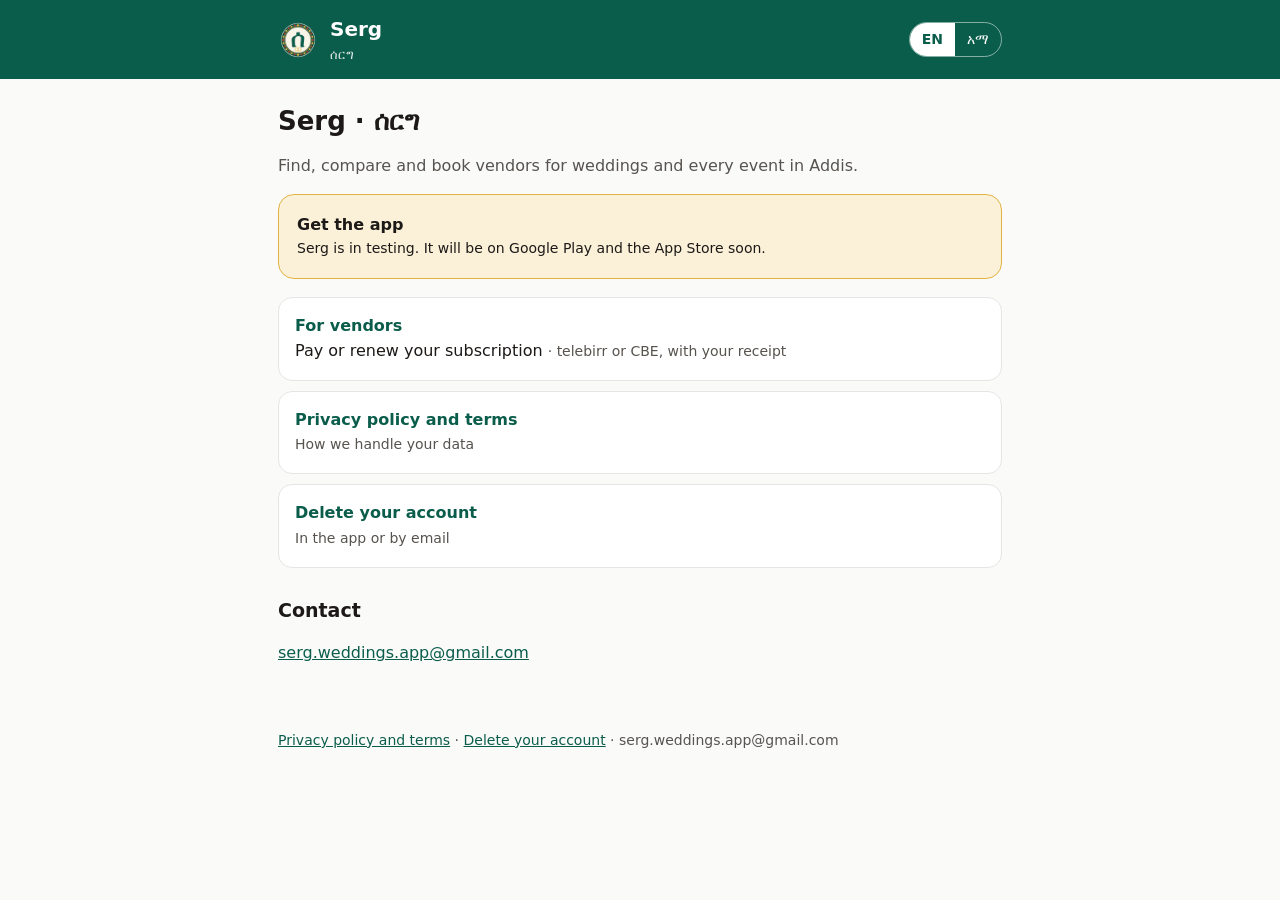
<file: index.html>
<!DOCTYPE html>
<html lang="en">
<head>
<meta charset="utf-8">
<meta name="viewport" content="width=device-width, initial-scale=1">
<title>Serg – Wedding &amp; event vendors in Addis Ababa</title>
<link rel="icon" href="favicon.png">
<link rel="stylesheet" href="style.css">
<meta name="description" content="Find, compare and book vendors for weddings and every event in Addis Ababa.">
</head>
<body>
<header class="top"><div class="in">
  <a class="home" href="./"><img src="logo.png" alt=""><span class="brand">Serg <small>ሰርግ</small></span></a>
  <div class="lang" role="group" aria-label="Language"><button type="button" data-lang="en">EN</button><button type="button" data-lang="am">አማ</button></div>
</div></header><main>
<h1>Serg · ሰርግ</h1>
<p class="muted" data-t="Find, compare and book vendors for weddings and every event in Addis.">Find, compare and book vendors for weddings and every event in Addis.</p>
<div class="card gold"><b data-t="Get the app">Get the app</b><div class="small" data-t="Serg is in testing. It will be on Google Play and the App Store soon.">Serg is in testing. It will be on Google Play and the App Store soon.</div></div>
<div class="links">
<a href="pay.html"><b data-t="For vendors">For vendors</b><br><span data-t="Pay or renew your subscription">Pay or renew your subscription</span> <span class="small muted">· <span data-t="telebirr or CBE, with your receipt">telebirr or CBE, with your receipt</span></span></a>
<a href="privacy.html"><b data-t="Privacy policy and terms">Privacy policy and terms</b><br><span class="small muted" data-t="How we handle your data">How we handle your data</span></a>
<a href="delete-account.html"><b data-t="Delete your account">Delete your account</b><br><span class="small muted" data-t="In the app or by email">In the app or by email</span></a>
</div>
<h2 data-t="Contact">Contact</h2><p><a href="mailto:serg.weddings.app@gmail.com">serg.weddings.app@gmail.com</a></p>
</main><footer><a href="privacy.html" data-t="Privacy policy and terms">Privacy policy and terms</a> · <a href="delete-account.html" data-t="Delete your account">Delete your account</a> · serg.weddings.app@gmail.com</footer>
<script src="i18n.js"></script><script>SergI18n.init(function(){});</script></body></html>
</file>
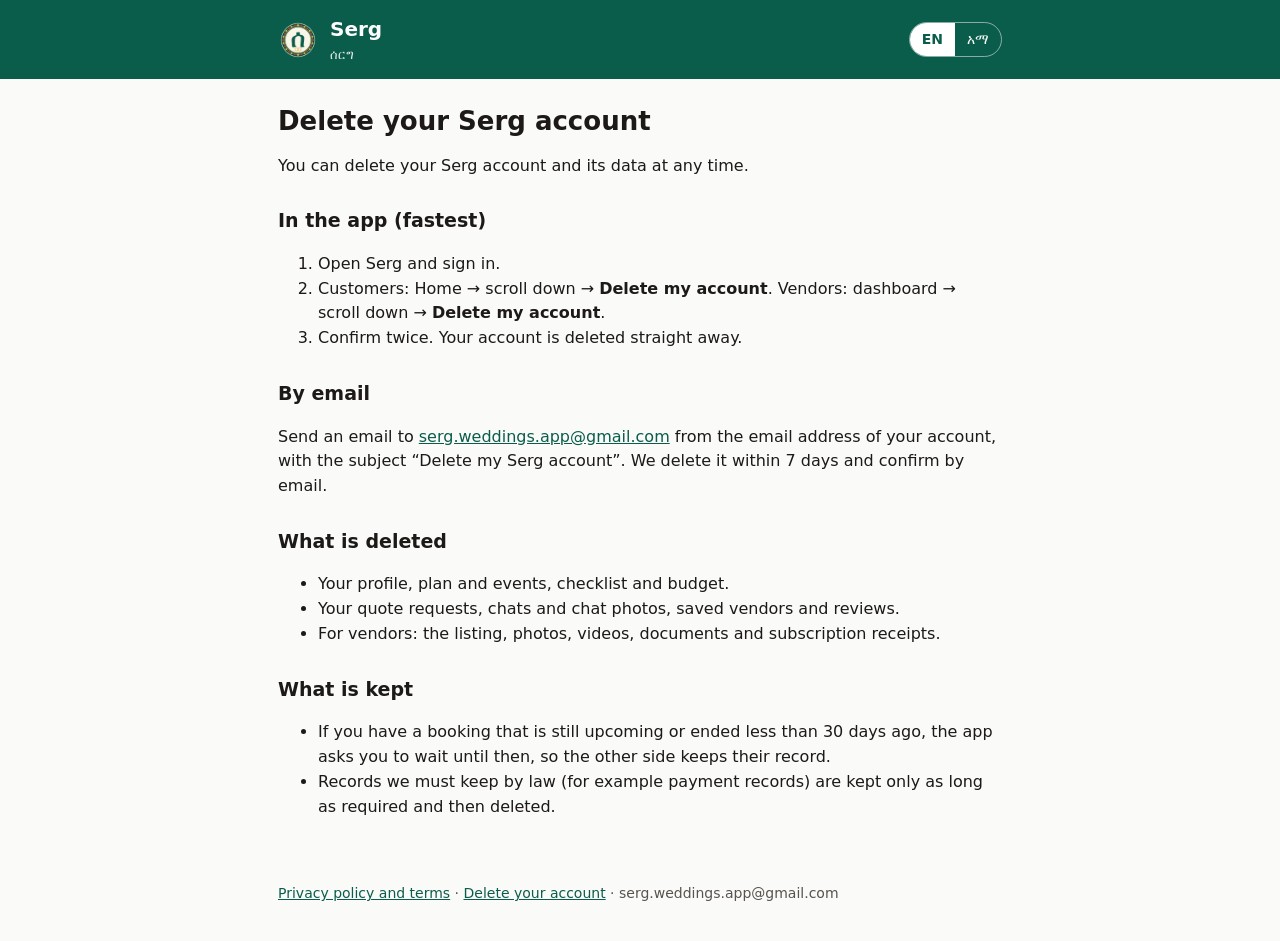
<file: delete-account.html>
<!DOCTYPE html>
<html lang="en">
<head>
<meta charset="utf-8">
<meta name="viewport" content="width=device-width, initial-scale=1">
<title>Serg – Delete your account</title>
<link rel="icon" href="favicon.png">
<link rel="stylesheet" href="style.css">
</head>
<body>
<header class="top"><div class="in">
  <a class="home" href="./"><img src="logo.png" alt=""><span class="brand">Serg <small>ሰርግ</small></span></a>
  <div class="lang" role="group" aria-label="Language"><button type="button" data-lang="en">EN</button><button type="button" data-lang="am">አማ</button></div>
</div></header><main><div data-only="en"><h1>Delete your Serg account</h1>
<p>You can delete your Serg account and its data at any time.</p>
<h2>In the app (fastest)</h2>
<ol><li>Open Serg and sign in.</li><li>Customers: Home → scroll down → <b>Delete my account</b>. Vendors: dashboard → scroll down → <b>Delete my account</b>.</li><li>Confirm twice. Your account is deleted straight away.</li></ol>
<h2>By email</h2>
<p>Send an email to <a href="mailto:serg.weddings.app@gmail.com?subject=Delete%20my%20Serg%20account">serg.weddings.app@gmail.com</a> from the email address of your account, with the subject “Delete my Serg account”. We delete it within 7 days and confirm by email.</p>
<h2>What is deleted</h2>
<ul><li>Your profile, plan and events, checklist and budget.</li><li>Your quote requests, chats and chat photos, saved vendors and reviews.</li><li>For vendors: the listing, photos, videos, documents and subscription receipts.</li></ul>
<h2>What is kept</h2>
<ul><li>If you have a booking that is still upcoming or ended less than 30 days ago, the app asks you to wait until then, so the other side keeps their record.</li><li>Records we must keep by law (for example payment records) are kept only as long as required and then deleted.</li></ul></div><div data-only="am" hidden><h1>የሰርግ መለያዎን ይሰርዙ</h1>
<p>የሰርግ መለያዎንና መረጃዎን በማንኛውም ጊዜ መሰረዝ ይችላሉ።</p>
<h2>በመተግበሪያው (ፈጣኑ)</h2>
<ol><li>ሰርግን ከፍተው ይግቡ።</li><li>ደንበኞች፦ መነሻ → ወደ ታች ይሸብልሉ → <b>መለያዬን ሰርዝ</b>። አቅራቢዎች፦ ዳሽቦርድ → ወደ ታች ይሸብልሉ → <b>መለያዬን ሰርዝ</b>።</li><li>ሁለት ጊዜ ያረጋግጡ። መለያዎ ወዲያውኑ ይሰረዛል።</li></ol>
<h2>በኢሜይል</h2>
<p>ከመለያዎ ኢሜይል ወደ <a href="mailto:serg.weddings.app@gmail.com?subject=Delete%20my%20Serg%20account">serg.weddings.app@gmail.com</a> “Delete my Serg account” በሚል ርዕስ ኢሜይል ይላኩ። በ7 ቀናት ውስጥ ሰርዘን በኢሜይል እናሳውቅዎታለን።</p>
<h2>የሚሰረዘው</h2>
<ul><li>መገለጫዎ፣ እቅድዎና ዝግጅቶችዎ፣ የሥራ ዝርዝርና በጀት።</li><li>የዋጋ ጥያቄዎች፣ ውይይቶችና የውይይት ፎቶዎች፣ የተቀመጡ አቅራቢዎችና ግምገማዎች።</li><li>ለአቅራቢዎች፦ ዝርዝሩ፣ ፎቶዎች፣ ቪዲዮዎች፣ ሰነዶችና የደንበኝነት ደረሰኞች።</li></ul>
<h2>የሚቀመጠው</h2>
<ul><li>ገና ያልደረሰ ወይም ከ30 ቀን ባነሰ ጊዜ በፊት የተጠናቀቀ ቦታ ማስያዝ ካለዎት፣ ሌላው ወገን መዝገቡን እንዲይዝ መተግበሪያው እስከዚያ ድረስ እንዲጠብቁ ይጠይቅዎታል።</li><li>በሕግ መቀመጥ ያለባቸው መዝገቦች (ለምሳሌ የክፍያ መዝገቦች) አስፈላጊ እስከሆነ ጊዜ ብቻ ተቀምጠው ይሰረዛሉ።</li></ul></div></main><footer><a href="privacy.html" data-t="Privacy policy and terms">Privacy policy and terms</a> · <a href="delete-account.html" data-t="Delete your account">Delete your account</a> · serg.weddings.app@gmail.com</footer>
<script src="i18n.js"></script><script>SergI18n.init(function(){});(function(){function f(){document.querySelectorAll('[data-only]').forEach(function(e){e.hidden=e.getAttribute('data-only')!==SergI18n.lang();});}f();document.querySelectorAll('.lang button').forEach(function(b){b.addEventListener('click',f);});})();</script></body></html>
</file>
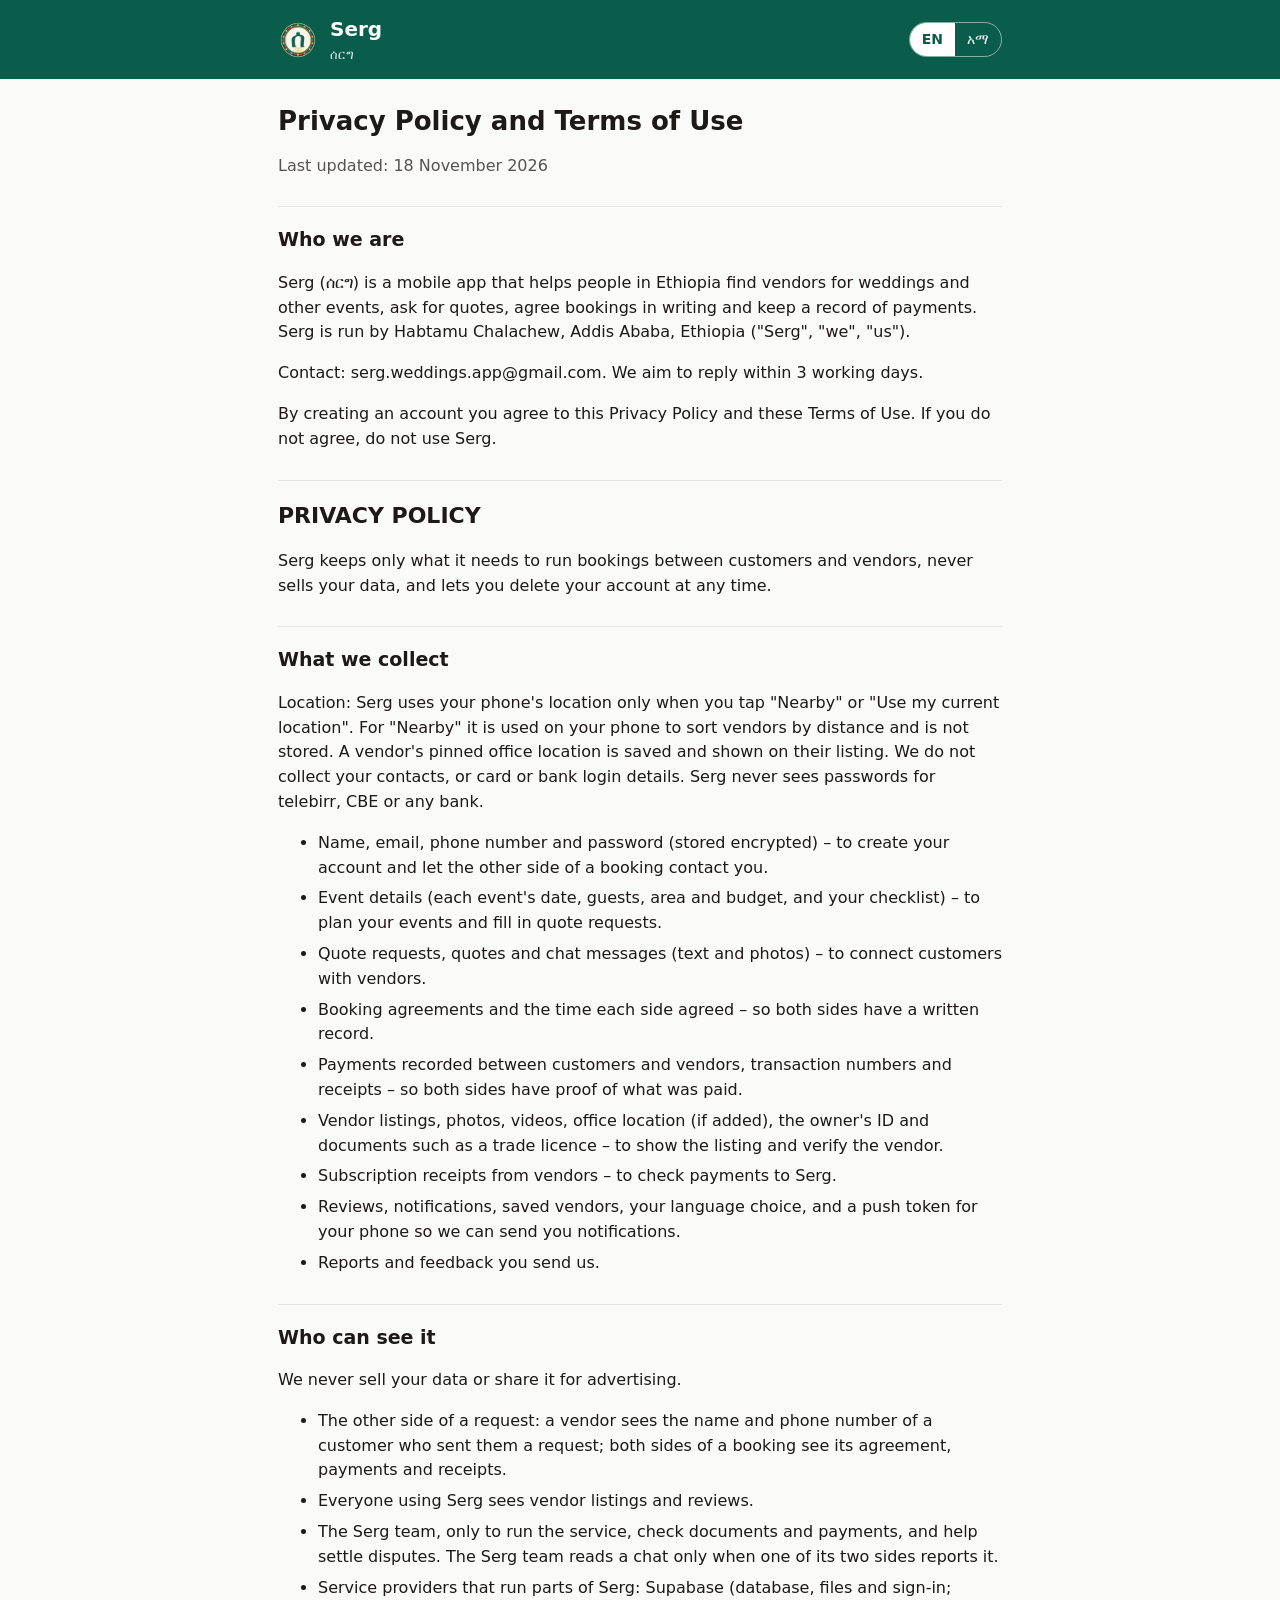
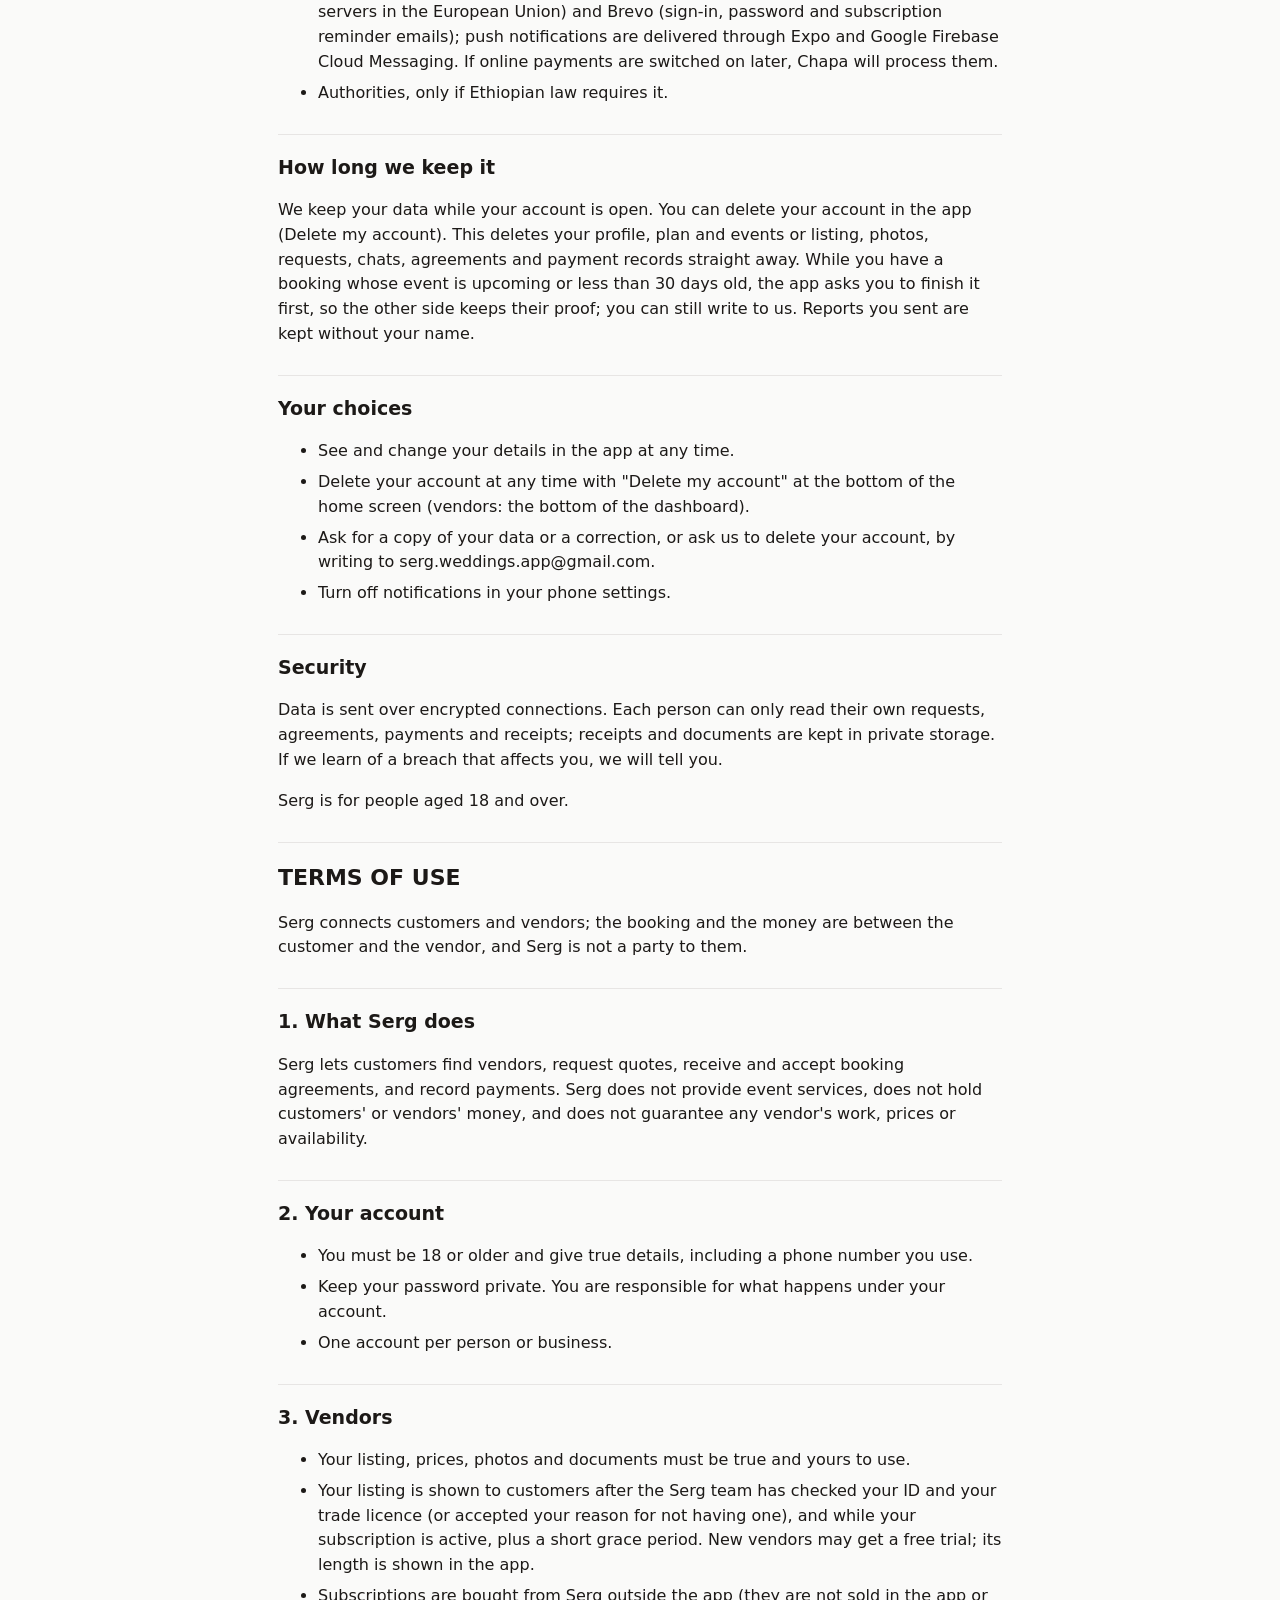
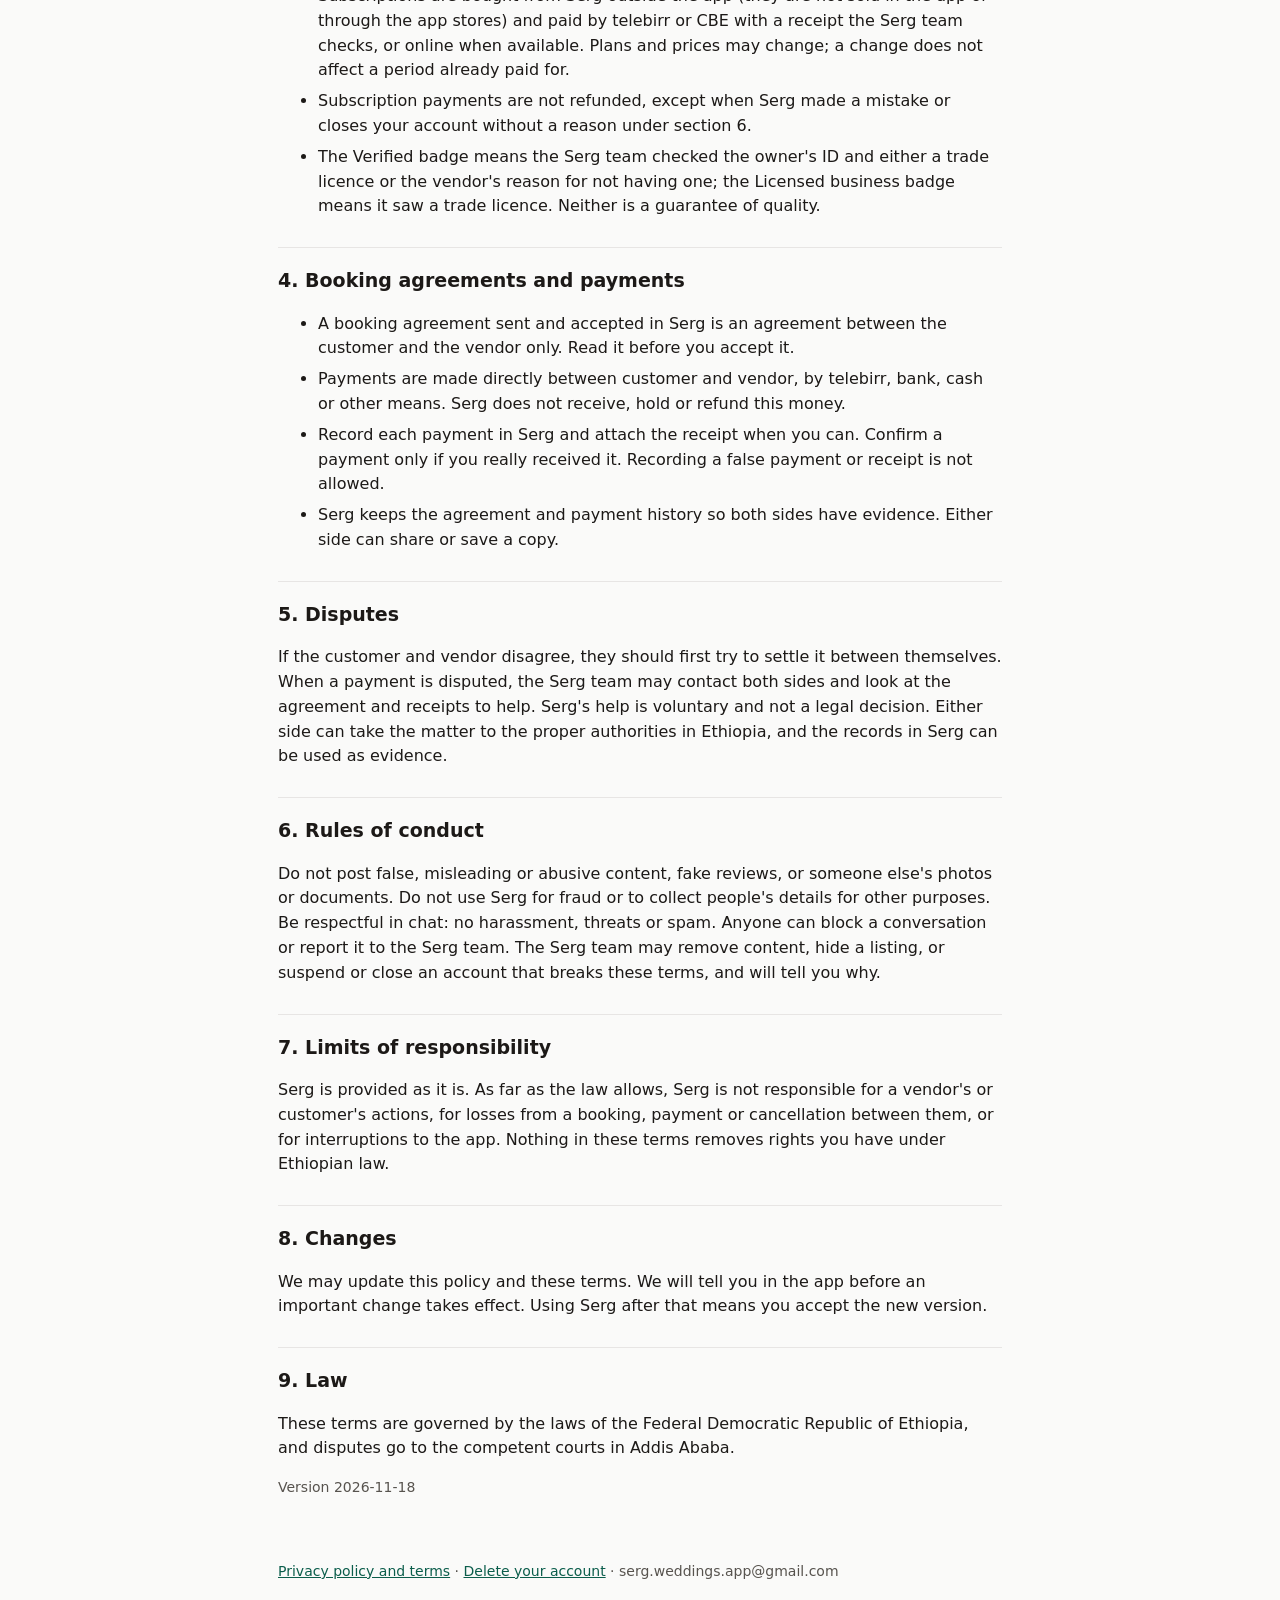
<file: privacy.html>
<!DOCTYPE html>
<html lang="en">
<head>
<meta charset="utf-8">
<meta name="viewport" content="width=device-width, initial-scale=1">
<title>Serg – Privacy Policy and Terms of Use</title>
<link rel="icon" href="favicon.png">
<link rel="stylesheet" href="style.css">
</head>
<body>
<header class="top"><div class="in">
  <a class="home" href="./"><img src="logo.png" alt=""><span class="brand">Serg <small>ሰርግ</small></span></a>
  <div class="lang" role="group" aria-label="Language"><button type="button" data-lang="en">EN</button><button type="button" data-lang="am">አማ</button></div>
</div></header><main><article class="legal" data-only="en"><h1>Privacy Policy and Terms of Use</h1><p class="muted">Last updated: 18 November 2026</p><h2>Who we are</h2><p>Serg (ሰርግ) is a mobile app that helps people in Ethiopia find vendors for weddings and other events, ask for quotes, agree bookings in writing and keep a record of payments. Serg is run by Habtamu Chalachew, Addis Ababa, Ethiopia (&quot;Serg&quot;, &quot;we&quot;, &quot;us&quot;).</p><p>Contact: serg.weddings.app@gmail.com. We aim to reply within 3 working days.</p><p>By creating an account you agree to this Privacy Policy and these Terms of Use. If you do not agree, do not use Serg.</p>
<h2 style="font-size:22px">PRIVACY POLICY</h2><p>Serg keeps only what it needs to run bookings between customers and vendors, never sells your data, and lets you delete your account at any time.</p>
<h2>What we collect</h2><p>Location: Serg uses your phone's location only when you tap &quot;Nearby&quot; or &quot;Use my current location&quot;. For &quot;Nearby&quot; it is used on your phone to sort vendors by distance and is not stored. A vendor's pinned office location is saved and shown on their listing. We do not collect your contacts, or card or bank login details. Serg never sees passwords for telebirr, CBE or any bank.</p><ul><li>Name, email, phone number and password (stored encrypted) – to create your account and let the other side of a booking contact you.</li><li>Event details (each event's date, guests, area and budget, and your checklist) – to plan your events and fill in quote requests.</li><li>Quote requests, quotes and chat messages (text and photos) – to connect customers with vendors.</li><li>Booking agreements and the time each side agreed – so both sides have a written record.</li><li>Payments recorded between customers and vendors, transaction numbers and receipts – so both sides have proof of what was paid.</li><li>Vendor listings, photos, videos, office location (if added), the owner's ID and documents such as a trade licence – to show the listing and verify the vendor.</li><li>Subscription receipts from vendors – to check payments to Serg.</li><li>Reviews, notifications, saved vendors, your language choice, and a push token for your phone so we can send you notifications.</li><li>Reports and feedback you send us.</li></ul>
<h2>Who can see it</h2><p>We never sell your data or share it for advertising.</p><ul><li>The other side of a request: a vendor sees the name and phone number of a customer who sent them a request; both sides of a booking see its agreement, payments and receipts.</li><li>Everyone using Serg sees vendor listings and reviews.</li><li>The Serg team, only to run the service, check documents and payments, and help settle disputes. The Serg team reads a chat only when one of its two sides reports it.</li><li>Service providers that run parts of Serg: Supabase (database, files and sign-in; servers in the European Union) and Brevo (sign-in, password and subscription reminder emails); push notifications are delivered through Expo and Google Firebase Cloud Messaging. If online payments are switched on later, Chapa will process them.</li><li>Authorities, only if Ethiopian law requires it.</li></ul>
<h2>How long we keep it</h2><p>We keep your data while your account is open. You can delete your account in the app (Delete my account). This deletes your profile, plan and events or listing, photos, requests, chats, agreements and payment records straight away. While you have a booking whose event is upcoming or less than 30 days old, the app asks you to finish it first, so the other side keeps their proof; you can still write to us. Reports you sent are kept without your name.</p>
<h2>Your choices</h2><ul><li>See and change your details in the app at any time.</li><li>Delete your account at any time with &quot;Delete my account&quot; at the bottom of the home screen (vendors: the bottom of the dashboard).</li><li>Ask for a copy of your data or a correction, or ask us to delete your account, by writing to serg.weddings.app@gmail.com.</li><li>Turn off notifications in your phone settings.</li></ul>
<h2>Security</h2><p>Data is sent over encrypted connections. Each person can only read their own requests, agreements, payments and receipts; receipts and documents are kept in private storage. If we learn of a breach that affects you, we will tell you.</p><p>Serg is for people aged 18 and over.</p>
<h2 style="font-size:22px">TERMS OF USE</h2><p>Serg connects customers and vendors; the booking and the money are between the customer and the vendor, and Serg is not a party to them.</p>
<h2>1. What Serg does</h2><p>Serg lets customers find vendors, request quotes, receive and accept booking agreements, and record payments. Serg does not provide event services, does not hold customers' or vendors' money, and does not guarantee any vendor's work, prices or availability.</p>
<h2>2. Your account</h2><ul><li>You must be 18 or older and give true details, including a phone number you use.</li><li>Keep your password private. You are responsible for what happens under your account.</li><li>One account per person or business.</li></ul>
<h2>3. Vendors</h2><ul><li>Your listing, prices, photos and documents must be true and yours to use.</li><li>Your listing is shown to customers after the Serg team has checked your ID and your trade licence (or accepted your reason for not having one), and while your subscription is active, plus a short grace period. New vendors may get a free trial; its length is shown in the app.</li><li>Subscriptions are bought from Serg outside the app (they are not sold in the app or through the app stores) and paid by telebirr or CBE with a receipt the Serg team checks, or online when available. Plans and prices may change; a change does not affect a period already paid for.</li><li>Subscription payments are not refunded, except when Serg made a mistake or closes your account without a reason under section 6.</li><li>The Verified badge means the Serg team checked the owner's ID and either a trade licence or the vendor's reason for not having one; the Licensed business badge means it saw a trade licence. Neither is a guarantee of quality.</li></ul>
<h2>4. Booking agreements and payments</h2><ul><li>A booking agreement sent and accepted in Serg is an agreement between the customer and the vendor only. Read it before you accept it.</li><li>Payments are made directly between customer and vendor, by telebirr, bank, cash or other means. Serg does not receive, hold or refund this money.</li><li>Record each payment in Serg and attach the receipt when you can. Confirm a payment only if you really received it. Recording a false payment or receipt is not allowed.</li><li>Serg keeps the agreement and payment history so both sides have evidence. Either side can share or save a copy.</li></ul>
<h2>5. Disputes</h2><p>If the customer and vendor disagree, they should first try to settle it between themselves. When a payment is disputed, the Serg team may contact both sides and look at the agreement and receipts to help. Serg's help is voluntary and not a legal decision. Either side can take the matter to the proper authorities in Ethiopia, and the records in Serg can be used as evidence.</p>
<h2>6. Rules of conduct</h2><p>Do not post false, misleading or abusive content, fake reviews, or someone else's photos or documents. Do not use Serg for fraud or to collect people's details for other purposes. Be respectful in chat: no harassment, threats or spam. Anyone can block a conversation or report it to the Serg team. The Serg team may remove content, hide a listing, or suspend or close an account that breaks these terms, and will tell you why.</p>
<h2>7. Limits of responsibility</h2><p>Serg is provided as it is. As far as the law allows, Serg is not responsible for a vendor's or customer's actions, for losses from a booking, payment or cancellation between them, or for interruptions to the app. Nothing in these terms removes rights you have under Ethiopian law.</p>
<h2>8. Changes</h2><p>We may update this policy and these terms. We will tell you in the app before an important change takes effect. Using Serg after that means you accept the new version.</p>
<h2>9. Law</h2><p>These terms are governed by the laws of the Federal Democratic Republic of Ethiopia, and disputes go to the competent courts in Addis Ababa.</p></article><article class="legal" data-only="am" hidden><h1>የግላዊነት ፖሊሲ እና የአጠቃቀም ውሎች</h1><p class="muted">መጨረሻ የተሻሻለው፦ ኅዳር 9 ቀን 2019 ዓ.ም. (18 November 2026)</p><h2>እኛ ማን ነን</h2><p>ሰርግ (Serg) በኢትዮጵያ ያሉ ሰዎች ለሰርግና ለሌሎች ዝግጅቶች አቅራቢዎችን እንዲያገኙ፣ ዋጋ እንዲጠይቁ፣ የቦታ ማስያዣ ስምምነትን በጽሑፍ እንዲያደርጉ እና የክፍያ መዝገብ እንዲይዙ የሚረዳ የሞባይል መተግበሪያ ነው። ሰርግን የሚያስተዳድረው ሀብታሙ ጫላቸው፣ አዲስ አበባ፣ ኢትዮጵያ ነው (&quot;ሰርግ&quot;፣ &quot;እኛ&quot;)።</p><p>አድራሻ፦ serg.weddings.app@gmail.com። በ3 የሥራ ቀናት ውስጥ ለመመለስ እንጥራለን።</p><p>መለያ በመክፈትዎ በዚህ የግላዊነት ፖሊሲ እና በእነዚህ የአጠቃቀም ውሎች ተስማምተዋል። ካልተስማሙ ሰርግን አይጠቀሙ።</p>
<h2>የግላዊነት ፖሊሲ</h2><p>ሰርግ በደንበኞችና በአቅራቢዎች መካከል ያለውን ቦታ ማስያዝ ለማካሄድ የሚያስፈልገውን ብቻ ይይዛል፤ መረጃዎን በፍጹም አይሸጥም፤ መለያዎን በማንኛውም ጊዜ እንዲሰርዙ ያስችላል።</p>
<h2>የምንሰበስበው መረጃ</h2><p>አካባቢ፦ ሰርግ የስልክዎን አካባቢ የሚጠቀመው &quot;በአቅራቢያ&quot; ወይም &quot;ያለሁበትን ቦታ ተጠቀም&quot; ሲጫኑ ብቻ ነው። ለ&quot;በአቅራቢያ&quot; አቅራቢዎችን በርቀት ለመደርደር በስልክዎ ላይ ብቻ ይጠቀማል፤ አይቀመጥም። አቅራቢ ያስቀመጠው የቢሮ አካባቢ ይቀመጣል፤ በዝርዝሩም ላይ ይታያል። የስልክ እውቂያዎችዎን ወይም የካርድ ወይም የባንክ መግቢያ መረጃዎን አንሰበስብም። ሰርግ የቴሌብር፣ የኢትዮጵያ ንግድ ባንክ ወይም የማንኛውም ባንክ የይለፍ ቃል በፍጹም አያይም።</p><ul><li>ስም፣ ኢሜይል፣ ስልክ ቁጥር እና የይለፍ ቃል (በምስጠራ የሚቀመጥ) – መለያዎን ለመክፈትና የቦታ ማስያዣው ሌላኛው ወገን እንዲያገኝዎ።</li><li>የዝግጅት ዝርዝሮች (የእያንዳንዱ ዝግጅት ቀን፣ እንግዶች፣ ቦታና በጀት፣ እንዲሁም የሥራ ዝርዝርዎ) – ዝግጅቶችዎን ለማቀድና የዋጋ ጥያቄዎችን ለመሙላት።</li><li>የዋጋ ጥያቄዎች፣ ዋጋዎችና የውይይት መልዕክቶች (ጽሑፍና ፎቶ) – ደንበኞችን ከአቅራቢዎች ጋር ለማገናኘት።</li><li>የቦታ ማስያዣ ስምምነቶች እና እያንዳንዱ ወገን የተስማማበት ጊዜ – ሁለቱም ወገኖች የጽሑፍ መዝገብ እንዲኖራቸው።</li><li>በደንበኞችና በአቅራቢዎች መካከል የተመዘገቡ ክፍያዎች፣ የግብይት ቁጥሮችና ደረሰኞች – ሁለቱም ወገኖች የተከፈለውን የሚያሳይ ማስረጃ እንዲኖራቸው።</li><li>የአቅራቢ ዝርዝሮች፣ ፎቶዎች፣ ቪዲዮዎች፣ የቢሮ አካባቢ (ከተጨመረ)፣ የባለቤቱ መታወቂያ እና እንደ ንግድ ፈቃድ ያሉ ሰነዶች – ዝርዝሩን ለማሳየትና አቅራቢውን ለማረጋገጥ።</li><li>የአቅራቢዎች የደንበኝነት ደረሰኞች – ለሰርግ የተከፈሉ ክፍያዎችን ለማረጋገጥ።</li><li>ግምገማዎች፣ ማሳወቂያዎች፣ ያስቀመጧቸው አቅራቢዎች፣ የመረጡት ቋንቋ እና ማሳወቂያ ለመላክ የስልክዎ የፑሽ መለያ (push token)።</li><li>የሚልኩልን ሪፖርቶችና አስተያየቶች።</li></ul>
<h2>መረጃውን ማን ያያል</h2><p>መረጃዎን በፍጹም አንሸጥም፤ ለማስታወቂያም አናጋራም።</p><ul><li>የጥያቄው ሌላኛው ወገን፦ አቅራቢው ጥያቄ የላኩለትን ደንበኞች ስምና ስልክ ቁጥር ያያል፤ የቦታ ማስያዣው ሁለቱም ወገኖች ስምምነቱን፣ ክፍያዎቹንና ደረሰኞቹን ያያሉ።</li><li>ሰርግን የሚጠቀም ሁሉ የአቅራቢ ዝርዝሮችንና ግምገማዎችን ያያል።</li><li>የሰርግ ቡድን፣ አገልግሎቱን ለማስኬድ፣ ሰነዶችንና ክፍያዎችን ለማረጋገጥ እና አለመግባባቶችን ለመፍታት ለመርዳት ብቻ። የሰርግ ቡድን አንድን ውይይት የሚያነበው ከሁለቱ ወገኖች አንዱ ሪፖርት ሲያደርገው ብቻ ነው።</li><li>የሰርግን ክፍሎች የሚያስኬዱ አገልግሎት ሰጪዎች፦ ሱፓቤዝ (Supabase፤ የመረጃ ቋት፣ ፋይሎችና መግቢያ፤ ሰርቨሮቹ በአውሮፓ ኅብረት) እና ብሬቮ (Brevo፤ የመግቢያ፣ የይለፍ ቃልና የደንበኝነት ማስታወሻ ኢሜይሎች)፤ የፑሽ ማሳወቂያዎች በኤክስፖ (Expo) እና በጉግል ፋየርቤዝ (Firebase) በኩል ይደርሳሉ። የኦንላይን ክፍያ ወደፊት ከተጀመረ ቻፓ (Chapa) ክፍያዎቹን ያካሂዳል።</li><li>የመንግሥት አካላት፣ የኢትዮጵያ ሕግ ሲያስገድድ ብቻ።</li></ul>
<h2>መረጃውን ለምን ያህል ጊዜ እንይዛለን</h2><p>መለያዎ ክፍት እስከሆነ ድረስ መረጃዎን እንይዛለን። መለያዎን በመተግበሪያው ውስጥ (&quot;መለያዬን ሰርዝ&quot;) መሰረዝ ይችላሉ። ይህ መገለጫዎን፣ እቅድዎን ወይም ዝርዝርዎን፣ ፎቶዎችን፣ ጥያቄዎችን፣ ውይይቶችን፣ ስምምነቶችንና የክፍያ መዝገቦችን ወዲያውኑ ይሰርዛል። ዝግጅቱ ገና ያልደረሰ ወይም ከ30 ቀናት በታች የሆነ ቦታ ማስያዣ ካለዎት፣ ሌላኛው ወገን ማስረጃውን እንዲይዝ መተግበሪያው መጀመሪያ እንዲጨርሱት ይጠይቃል፤ አሁንም ሊጽፉልን ይችላሉ። የላኳቸው ሪፖርቶች ያለ ስምዎ ይቀመጣሉ።</p>
<h2>የእርስዎ ምርጫዎች</h2><ul><li>ዝርዝሮችዎን በመተግበሪያው ውስጥ በማንኛውም ጊዜ ማየትና መቀየር ይችላሉ።</li><li>መለያዎን በማንኛውም ጊዜ በመነሻ ገጹ ግርጌ ባለው &quot;መለያዬን ሰርዝ&quot; መሰረዝ ይችላሉ (አቅራቢዎች፦ በዳሽቦርዱ ግርጌ)።</li><li>የመረጃዎን ቅጂ ወይም እርማት ለመጠየቅ፣ ወይም መለያዎን እንድንሰርዝ ለመጠየቅ ወደ serg.weddings.app@gmail.com ይጻፉ።</li><li>ማሳወቂያዎችን በስልክዎ ቅንብሮች ውስጥ ማጥፋት ይችላሉ።</li></ul>
<h2>ደኅንነት</h2><p>መረጃ የሚላከው በተመሰጠሩ ግንኙነቶች ነው። እያንዳንዱ ሰው የራሱን ጥያቄዎች፣ ስምምነቶች፣ ክፍያዎችና ደረሰኞች ብቻ ማንበብ ይችላል፤ ደረሰኞችና ሰነዶች በግል ማከማቻ ይቀመጣሉ። እርስዎን የሚመለከት የመረጃ ጥሰት ካወቅን እናሳውቅዎታለን።</p><p>ሰርግ ዕድሜያቸው 18 እና ከዚያ በላይ ለሆኑ ሰዎች ነው።</p>
<h2>የአጠቃቀም ውሎች</h2><p>ሰርግ ደንበኞችንና አቅራቢዎችን ያገናኛል፤ ቦታ ማስያዣውና ገንዘቡ በደንበኛውና በአቅራቢው መካከል ነው፤ ሰርግ የዚህ ስምምነት ወገን አይደለም።</p>
<h2>1. ሰርግ የሚሰራው</h2><p>ሰርግ ደንበኞች አቅራቢዎችን እንዲያገኙ፣ ዋጋ እንዲጠይቁ፣ የቦታ ማስያዣ ስምምነቶችን እንዲቀበሉ እና ክፍያዎችን እንዲመዘግቡ ያስችላል። ሰርግ የዝግጅት አገልግሎት አይሰጥም፣ የደንበኞችንም ሆነ የአቅራቢዎችን ገንዘብ አይይዝም፣ የማንኛውንም አቅራቢ ሥራ፣ ዋጋ ወይም ዝግጁነት አያረጋግጥም።</p>
<h2>2. መለያዎ</h2><ul><li>ዕድሜዎ 18 ወይም ከዚያ በላይ መሆን አለበት፤ የሚጠቀሙበትን ስልክ ቁጥር ጨምሮ እውነተኛ መረጃ መስጠት አለብዎ።</li><li>የይለፍ ቃልዎን ለማንም አይስጡ። በመለያዎ ለሚፈጸመው ነገር ኃላፊነቱ የእርስዎ ነው።</li><li>ለአንድ ሰው ወይም ንግድ አንድ መለያ።</li></ul>
<h2>3. አቅራቢዎች</h2><ul><li>ዝርዝርዎ፣ ዋጋዎችዎ፣ ፎቶዎችዎና ሰነዶችዎ እውነተኛና ለመጠቀም መብት ያለዎት መሆን አለባቸው።</li><li>የሰርግ ቡድን መታወቂያዎንና የንግድ ፈቃድዎን (ወይም ፈቃድ የሌለዎትን ምክንያት) ካረጋገጠ በኋላ፣ የደንበኝነት ምዝገባዎ ንቁ እስከሆነ ድረስና ለአጭር የእፎይታ ጊዜ ዝርዝርዎ ለደንበኞች ይታያል። አዲስ አቅራቢዎች ነፃ የሙከራ ጊዜ ሊያገኙ ይችላሉ፤ ርዝመቱ በመተግበሪያው ውስጥ ይታያል።</li><li>የደንበኝነት ምዝገባ ከመተግበሪያው ውጭ ከሰርግ ይገዛል (በመተግበሪያው ወይም በመተግበሪያ መደብሮች አይሸጥም)፤ ክፍያው የሚከፈለው በቴሌብር ወይም በኢትዮጵያ ንግድ ባንክ ሲሆን የሰርግ ቡድን የሚያረጋግጠውን ደረሰኝ በማቅረብ ነው፤ ወይም ሲኖር በኦንላይን። እቅዶችና ዋጋዎች ሊቀየሩ ይችላሉ፤ ለውጡ አስቀድመው የከፈሉበትን ጊዜ አይነካም።</li><li>የደንበኝነት ክፍያዎች አይመለሱም፤ ሰርግ ስህተት ከሠራ ወይም በክፍል 6 ውስጥ ካለው ምክንያት ውጭ መለያዎን ከዘጋ ብቻ ይመለሳሉ።</li><li>የ&quot;ተረጋግጧል&quot; ምልክት የሰርግ ቡድን የባለቤቱን መታወቂያና የንግድ ፈቃድ (ወይም ፈቃድ የሌለበትን ምክንያት) አረጋግጧል ማለት ነው፤ የ&quot;ፈቃድ ያለው ንግድ&quot; ምልክት ደግሞ የንግድ ፈቃድ አይቷል ማለት ነው። አንዳቸውም የጥራት ዋስትና አይደሉም።</li></ul>
<h2>4. የቦታ ማስያዣ ስምምነቶችና ክፍያዎች</h2><ul><li>በሰርግ የተላከና የተቀበለ የቦታ ማስያዣ ስምምነት በደንበኛውና በአቅራቢው መካከል ብቻ ያለ ስምምነት ነው። ከመቀበልዎ በፊት ያንብቡት።</li><li>ክፍያዎች በቀጥታ በደንበኛውና በአቅራቢው መካከል በቴሌብር፣ በባንክ፣ በጥሬ ገንዘብ ወይም በሌላ መንገድ ይፈጸማሉ። ሰርግ ይህን ገንዘብ አይቀበልም፣ አይይዝም፣ አይመልስም።</li><li>እያንዳንዱን ክፍያ በሰርግ ይመዝግቡ፤ ሲቻል ደረሰኙን ያያይዙ። ክፍያውን ያረጋግጡ በእርግጥ ከደረሰዎት ብቻ ነው። የሐሰት ክፍያ ወይም ደረሰኝ መመዝገብ አይፈቀድም።</li><li>ሁለቱም ወገኖች ማስረጃ እንዲኖራቸው ሰርግ የስምምነቱንና የክፍያውን ታሪክ ይይዛል። ማንኛውም ወገን ቅጂ ማጋራት ወይም ማስቀመጥ ይችላል።</li></ul>
<h2>5. አለመግባባቶች</h2><p>ደንበኛውና አቅራቢው ካልተስማሙ በመጀመሪያ በመካከላቸው ለመፍታት መሞከር አለባቸው። በአንድ ክፍያ ላይ ተቃውሞ ሲቀርብ የሰርግ ቡድን ሁለቱንም ወገኖች አግኝቶ ስምምነቱንና ደረሰኞቹን በማየት ሊረዳ ይችላል። የሰርግ እገዛ በፈቃደኝነት ነው፤ የሕግ ውሳኔ አይደለም። ማንኛውም ወገን ጉዳዩን በኢትዮጵያ ለሚመለከተው አካል ማቅረብ ይችላል፤ በሰርግ ያሉ መዝገቦችም እንደ ማስረጃ ሊያገለግሉ ይችላሉ።</p>
<h2>6. የሥነ ምግባር ደንቦች</h2><p>ሐሰተኛ፣ አሳሳች ወይም ስድብ ያለበት ይዘት፣ የሐሰት ግምገማዎች ወይም የሌላ ሰው ፎቶዎችንና ሰነዶችን አይለጥፉ። ሰርግን ለማጭበርበር ወይም የሰዎችን መረጃ ለሌላ ዓላማ ለመሰብሰብ አይጠቀሙ። በውይይት ውስጥ ጨዋ ይሁኑ፤ ትንኮሳ፣ ዛቻ ወይም አላስፈላጊ መልዕክት አይላኩ። ማንኛውም ሰው ውይይትን ማገድ ወይም ለሰርግ ቡድን ሪፖርት ማድረግ ይችላል። የሰርግ ቡድን እነዚህን ውሎች የሚጥስ ይዘትን ሊያስወግድ፣ ዝርዝርን ሊደብቅ ወይም መለያን ሊያግድ ወይም ሊዘጋ ይችላል፤ ምክንያቱንም ያሳውቅዎታል።</p>
<h2>7. የኃላፊነት ገደቦች</h2><p>ሰርግ የሚቀርበው ባለበት ሁኔታ ነው። ሕጉ እስከፈቀደ ድረስ ሰርግ ለአቅራቢ ወይም ለደንበኞች ድርጊት፣ በመካከላቸው ካለ ቦታ ማስያዝ፣ ክፍያ ወይም ስረዛ ለሚመጣ ኪሳራ፣ ወይም ለመተግበሪያው መቋረጥ ኃላፊነት የለበትም። በእነዚህ ውሎች ውስጥ ያለ ምንም ነገር በኢትዮጵያ ሕግ ያለዎትን መብት አያስቀርም።</p>
<h2>8. ለውጦች</h2><p>ይህን ፖሊሲና እነዚህን ውሎች ልናሻሽል እንችላለን። ጠቃሚ ለውጥ ከመተግበሩ በፊት በመተግበሪያው ውስጥ እናሳውቅዎታለን። ከዚያ በኋላ ሰርግን መጠቀም አዲሱን ቅጂ መቀበል ማለት ነው።</p>
<h2>9. ሕግ</h2><p>እነዚህ ውሎች በኢትዮጵያ ፌዴራላዊ ዴሞክራሲያዊ ሪፐብሊክ ሕጎች ይመራሉ፤ አለመግባባቶች በአዲስ አበባ ሥልጣን ላላቸው ፍርድ ቤቶች ይቀርባሉ።</p></article><p class="small muted">Version 2026-11-18</p></main><footer><a href="privacy.html" data-t="Privacy policy and terms">Privacy policy and terms</a> · <a href="delete-account.html" data-t="Delete your account">Delete your account</a> · serg.weddings.app@gmail.com</footer>
<script src="i18n.js"></script><script>SergI18n.init(function(){});(function(){function f(){document.querySelectorAll('[data-only]').forEach(function(e){e.hidden=e.getAttribute('data-only')!==SergI18n.lang();});}f();document.querySelectorAll('.lang button').forEach(function(b){b.addEventListener('click',f);});})();</script></body></html>
</file>
<file: style.css>
:root {
  --primary: #0B5D4B; --primary-dark: #08463A; --primary-soft: #E6F1ED;
  --gold: #E3B341; --gold-soft: #FBF1D9; --gold-text: #7A5300;
  --ink: #1C1917; --muted: #57534E; --border: #E7E5E4; --bg: #FAFAF9; --warn: #9A3412; --warn-soft: #FDECEC;
}
* { box-sizing: border-box; }
html { -webkit-text-size-adjust: 100%; }
body { margin: 0; font-family: system-ui, -apple-system, "Segoe UI", Roboto, "Noto Sans Ethiopic", "Nyala", sans-serif;
  background: var(--bg); color: var(--ink); font-size: 16px; line-height: 1.55; }
a { color: var(--primary); }
header.top { background: var(--primary); color: #fff; }
header.top .in { max-width: 760px; margin: 0 auto; padding: 14px 18px; display: flex; align-items: center; gap: 12px; }
header.top img { width: 40px; height: 40px; border-radius: 10px; background: #fff; }
header.top .brand { font-weight: 800; font-size: 20px; flex: 1; }
header.top .brand small { display: block; font-weight: 500; font-size: 13px; opacity: .85; }
header.top a.home { color: #fff; text-decoration: none; display: flex; align-items: center; gap: 12px; flex: 1; }
.lang { display: flex; border: 1px solid rgba(255,255,255,.5); border-radius: 999px; overflow: hidden; }
.lang button { background: transparent; color: #fff; border: 0; padding: 6px 12px; font: inherit; font-size: 14px; cursor: pointer; }
.lang button.on { background: #fff; color: var(--primary); font-weight: 700; }
main { max-width: 760px; margin: 0 auto; padding: 20px 18px 48px; }
h1 { font-size: 26px; line-height: 1.25; margin: 6px 0 10px; }
h2 { font-size: 19px; margin: 28px 0 8px; }
.muted { color: var(--muted); }
.small { font-size: 14px; }
.card { background: #fff; border: 1px solid var(--border); border-radius: 16px; padding: 18px; margin: 14px 0; }
.card.ok { background: var(--primary-soft); border-color: var(--primary); }
.card.warn { background: var(--warn-soft); border-color: #E7A99A; }
.card.gold { background: var(--gold-soft); border-color: var(--gold); }
label { display: block; font-weight: 700; font-size: 14px; margin: 14px 0 6px; }
input[type=email], input[type=password], input[type=text] { width: 100%; height: 48px; border: 1px solid #D6D3D1; border-radius: 12px; padding: 0 14px; font: inherit; background: #fff; }
input:focus { outline: 3px solid var(--primary-soft); border-color: var(--primary); }
.btn { display: inline-flex; align-items: center; justify-content: center; min-height: 48px; padding: 0 20px; border-radius: 12px; border: 0;
  background: var(--primary); color: #fff; font: inherit; font-weight: 700; cursor: pointer; text-decoration: none; }
.btn.block { width: 100%; }
.btn.outline { background: #fff; color: var(--primary); border: 1px solid var(--primary); }
.btn:disabled { opacity: .55; cursor: default; }
.choices { display: grid; gap: 10px; }
.choice { display: flex; gap: 12px; align-items: center; border: 1px solid var(--border); border-radius: 14px; padding: 14px; cursor: pointer; background: #fff; }
.choice input { width: 20px; height: 20px; accent-color: var(--primary); }
.choice.on { border-color: var(--primary); background: var(--primary-soft); }
.choice .t { font-weight: 700; flex: 1; }
.choice .p { font-weight: 800; }
.acct { background: #F7F7F5; border-radius: 12px; padding: 12px 14px; margin-top: 10px; }
.acct .num { font-size: 22px; font-weight: 800; letter-spacing: .5px; }
.err { color: var(--warn); font-weight: 600; margin: 10px 0; }
.badge { display: inline-block; font-size: 12px; font-weight: 700; padding: 3px 10px; border-radius: 999px; }
.row { display: flex; justify-content: space-between; gap: 12px; padding: 4px 0; }
.links { display: grid; gap: 10px; margin-top: 18px; }
.links a { display: block; background: #fff; border: 1px solid var(--border); border-radius: 14px; padding: 16px; text-decoration: none; color: var(--ink); }
.links a b { color: var(--primary); }
footer { max-width: 760px; margin: 0 auto; padding: 0 18px 36px; color: var(--muted); font-size: 14px; }
.legal h2 { border-top: 1px solid var(--border); padding-top: 18px; }
.legal li { margin: 6px 0; }
[hidden] { display: none !important; }
</file>
